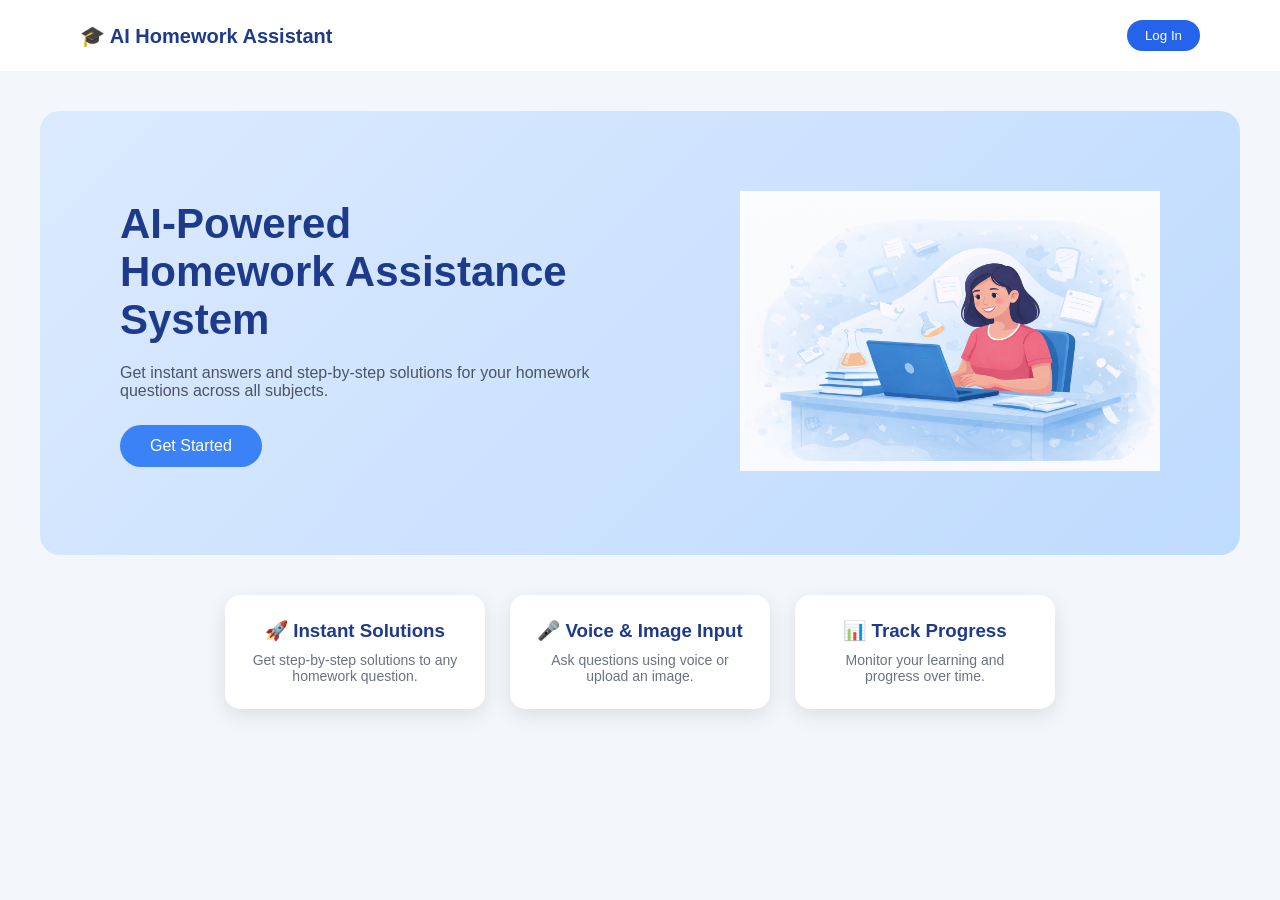
<file: frontend/index.html>
<!DOCTYPE html>
<html lang="en">
<head>
  <meta charset="UTF-8">
  <title>AI Homework Assistant</title>
  <link rel="stylesheet" href="css/style.css">
</head>

<body>

  <!-- Navbar -->
  <header class="navbar">
    <div class="logo">🎓 AI Homework Assistant</div>

    <nav>
      <button onclick="location.href='login.html'">Log In</button>
    </nav>
  </header>

  <!-- Hero Section -->
  <section class="hero">
    <div class="hero-left">
      <h1>AI-Powered <br> Homework Assistance <br> System</h1>

      <p>
        Get instant answers and step-by-step solutions
        for your homework questions across all subjects.
      </p>

      <button class="start-btn" onclick="location.href='signup.html'">
        Get Started
      </button>
    </div>

    <div class="hero-right">
      <img src="images/background.png" alt="student">
    </div>
  </section>

  <!-- Feature Cards -->
  <section class="features">
    <div class="card">
      <h3>🚀 Instant Solutions</h3>
      <p>Get step-by-step solutions to any homework question.</p>
    </div>

    <div class="card">
      <h3>🎤 Voice & Image Input</h3>
      <p>Ask questions using voice or upload an image.</p>
    </div>

    <div class="card">
      <h3>📊 Track Progress</h3>
      <p>Monitor your learning and progress over time.</p>
    </div>
  </section>

</body>
</html>
</file>
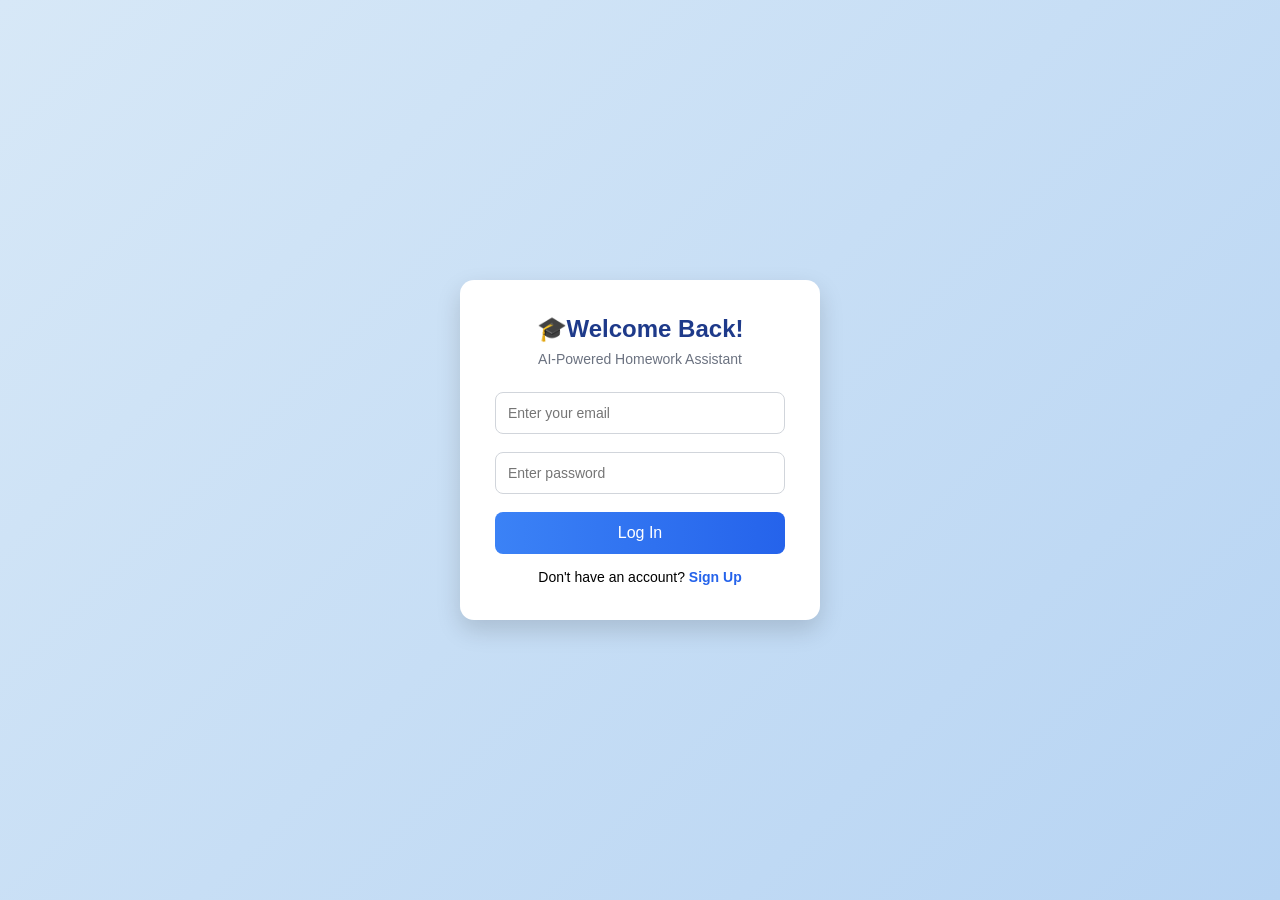
<file: frontend/dashboard.html>
<!DOCTYPE html>
<html lang="en">
<head>
  <meta charset="UTF-8">
  <meta name="viewport" content="width=device-width, initial-scale=1.0">
  <title>Homework Helper</title>
  <link href="https://fonts.googleapis.com/css2?family=Sora:wght@300;400;500;600;700&family=JetBrains+Mono:wght@400;500&display=swap" rel="stylesheet">
  <link rel="stylesheet" href="css/dashboard.css">
  
</head>
<body>

  <header class="topbar">
    <div class="nav-left">
      <button class="menu-btn" onclick="toggleSidebar()">☰</button>
      <div class="logo">🎓 AI-Powered Homework Assistance System</div>
    </div>
    <div class="nav-right">
      <div>Hello Student!</div>
      <div class="streak-box">🔥 <span id="streakCount">0</span></div>
      <button class="dark-toggle-btn" onclick="toggleDark()">🌙</button>
      <div class="profile-wrapper">
        <div class="profile-circle" onclick="toggleProfileMenu()">👩‍🎓</div>
        <div id="profileMenu" class="profile-menu">
          <p onclick="editProfile()">✏ Edit Profile</p>
          <p onclick="openSettings()">⚙ Settings</p>
          <p onclick="logout()">🚪 Logout</p>
        </div>
      </div>
    </div>
  </header>

  <div class="layout">

    <!-- SIDEBAR -->
    <div class="sidebar" id="sidebar">
      <button onclick="showSection('home')">🏠 Dashboard</button>
      <button onclick="showSection('ask')">🤖 Ask AI</button>
      <button onclick="showSection('planner')">📅 Planner</button>
      <button onclick="showSection('quiz')">❓ Quiz</button>
      <button onclick="showSection('grammar')">✏ Grammar</button>
      <button onclick="showSection('puzzle')">🎮 Puzzle</button>
      <button onclick="showSection('flashcards')">🧠 Flashcards</button>
      <button onclick="showSection('pomodoro')">🍅 Pomodoro</button>
      <button onclick="showSection('geo')">🌍 General Knowledge</button>
    </div>

    <div class="main">

      <!-- DASHBOARD -->
      <div id="home" class="section active">
        <div class="hero">
          <h2>🤖 AI Homework Assistant</h2>
          <h4>Get instant help with maths, science, Telugu, Hindi, and more — anytime you need it.</h4>
        </div>
        <div class="card">
          <h3>📚 Subjects</h3>
          <div class="subjects">
            <div class="subject" onclick="showSection('ask'); openSubject('Maths')">Math</div>
<div class="subject" onclick="showSection('ask'); openSubject('Physics')">Physics</div>
<div class="subject" onclick="showSection('ask'); openSubject('Chemistry')">Chemistry</div>
<div class="subject" onclick="showSection('ask'); openSubject('Biology')">Biology</div>
<div class="subject" onclick="showSection('ask'); openSubject('Telugu')">తెలుగు</div>
<div class="subject" onclick="showSection('ask'); openSubject('Hindi')">हिन्दी</div>
<div class="subject" onclick="showSection('ask'); openSubject('English')">English</div>
<div class="subject" onclick="showSection('ask'); openSubject('Social')">Social</div>
<div class="subject" onclick="showSection('ask'); openSubject('Computer')">Computer</div>
          </div>
        </div>
        <h3>🎥 Learning Shorts</h3>
        <div class="videos">
          <div class="video-card" onclick="openVideo('q01E63DwN1c')"><img src="https://img.youtube.com/vi/q01E63DwN1c/0.jpg"></div>
          <div class="video-card" onclick="openVideo('vacGRuHDtO0')"><img src="https://img.youtube.com/vi/vacGRuHDtO0/0.jpg"></div>
          <div class="video-card" onclick="openVideo('OQXanWrIUF8')"><img src="https://img.youtube.com/vi/OQXanWrIUF8/0.jpg"></div>
          <div class="video-card" onclick="openVideo('PGUdWfB8nLg')"><img src="https://img.youtube.com/vi/PGUdWfB8nLg/0.jpg"></div>
        </div>
      </div>

      <!-- ===== ASK AI ===== -->
      <div id="ask" class="section">
        <div class="chatgpt-container">

          <!-- LEFT SIDEBAR -->
          <div class="chat-sidebar">

            <!-- Subject chips -->
            <div class="chat-list-label">📚 Subjects</div>
            <div class="subject-grid">
              <div class="subject-chip" data-subject="Maths"     onclick="openSubject('Maths')">    <span class="chip-icon">➗</span>Maths</div>
              <div class="subject-chip" data-subject="Physics"   onclick="openSubject('Physics')">  <span class="chip-icon">⚡</span>Physics</div>
              <div class="subject-chip" data-subject="Chemistry" onclick="openSubject('Chemistry')"><span class="chip-icon">🧪</span>Chemistry</div>
              <div class="subject-chip" data-subject="Biology"   onclick="openSubject('Biology')">  <span class="chip-icon">🧬</span>Biology</div>
              <div class="subject-chip" data-subject="Telugu"    onclick="openSubject('Telugu')">   <span class="chip-icon">🅣</span>తెలుగు</div>
              <div class="subject-chip" data-subject="Hindi"     onclick="openSubject('Hindi')">    <span class="chip-icon">🅗</span>हिन्दी</div>
              <div class="subject-chip" data-subject="English"   onclick="openSubject('English')">  <span class="chip-icon">📖</span>English</div>
              <div class="subject-chip" data-subject="Social"    onclick="openSubject('Social')">   <span class="chip-icon">🌍</span>Social</div>
              <div class="subject-chip" data-subject="Computer"  onclick="openSubject('Computer')"> <span class="chip-icon">💻</span>Computer</div>
            </div>

            <hr class="sidebar-divider">

            <!-- New chat -->
           <button class="new-chat-btn" onclick="createNewChat()">
  ✨ New Chat
</button>

            <!-- Chat history label -->
            <div class="chat-list-label">💬 Recent Chats</div>
            <div id="chatList"></div>

          </div>

          <!-- RIGHT CHAT AREA -->
          <div class="chat-main">

            <div class="chat-header">
              🤖 Ask AI Assistant
              <span class="chat-header-badge" id="subjectBadge">Select a subject</span>
            </div>

            <div id="chatArea" class="chat-area">
              <!-- Welcome shown by JS -->
            </div>

            <div class="chat-input-area">
              <div class="input-wrapper">
                <input type="text" id="question" placeholder="Ask anything… or upload a file 📎" onkeydown="if(event.key==='Enter') askAI()"/>
                <button class="input-btn" onclick="startVoice()"  title="Voice input">🎙️</button>
                <button class="input-btn" onclick="stopVoice()"   title="Stop voice">⛔</button>
                <button class="input-btn" onclick="speakText(document.getElementById('chatArea').innerText)" title="Read aloud">🔊</button>
                <input type="file" id="imageInput" hidden accept=".jpg,.jpeg,.png,.bmp,.webp,.pdf">
                <button class="input-btn" onclick="document.getElementById('imageInput').click()" title="Upload image/PDF">📷</button>
                <button class="send-btn"  onclick="askAI()" title="Send">➤</button>
              </div>
              <div class="input-hint">Press Enter or ➤ to send &nbsp;·&nbsp; 📷 Upload image or PDF</div>
            </div>

          </div>
        </div>
      </div>

      <!-- ===== PLANNER ===== -->
      <div id="planner" class="section">
        <div class="planner-container smart-planner">
          <h1>📅 Smart Study Planner</h1>
          <p class="planner-subtitle">Enter your previous marks and get your performance level, study tips, and a personalized study plan.</p>
          <div class="planner-top smart-top">
            <input id="studentName" placeholder="👩‍🎓 Enter Student Name">
            <input id="studentClass" placeholder="🏫 Enter Class (Example: 10th / Inter / B.Tech)">
            <input type="date" id="date">
          </div>
          <div class="marks-section">
            <h3>📊 Enter Previous Marks</h3>
            <div class="marks-grid">
              <div class="mark-card"><label>📘 English</label><input type="number" id="markEnglish" placeholder="Out of 100"></div>
              <div class="mark-card"><label>➗ Maths</label><input type="number" id="markMaths" placeholder="Out of 100"></div>
              <div class="mark-card"><label>🔬 Science</label><input type="number" id="markScience" placeholder="Out of 100"></div>
              <div class="mark-card"><label>🌍 Social</label><input type="number" id="markSocial" placeholder="Out of 100"></div>
              <div class="mark-card"><label>💻 Computer</label><input type="number" id="markComputer" placeholder="Out of 100"></div>
              <div class="mark-card"><label>📝 Optional Subject</label><input type="number" id="markOptional" placeholder="Out of 100"></div>
            </div>
          </div>
          <div class="goals-box">
            <h3>🎯 Study Goal</h3>
            <textarea id="studyGoal" placeholder="Example: I want to improve Maths and score above 90% in exams"></textarea>
          </div>
          <button class="save-btn" onclick="generateStudyPlanner()">🚀 Generate My Study Planner</button>
          <div id="plannerOutput" class="planner-output"></div>
        </div>
      </div>

      <!-- ===== QUIZ ===== -->
      <div id="quiz" class="section">
        <div class="quiz-start-screen">
          <h1 class="quiz-title">START<br>QUIZ</h1>
          <button class="start-btn" onclick="startQuiz()">▶ Start Quiz</button>
        </div>
        <div id="quizArea"></div>
        <div id="resultBox"></div>
      </div>

      <!-- ===== GRAMMAR ===== -->
      <div id="grammar" class="section">
        <h2 class="section-title">✏️ Grammar Learning</h2>
        <div class="grammar-grid">
          <div class="grammar-card" onclick="openGrammarTopic('tenses')"><h3>📘 Tenses</h3><p>Understand Present, Past, and Future tenses to describe actions clearly.</p></div>
          <div class="grammar-card" onclick="openGrammarTopic('parts')"><h3>🧩 Parts of Speech</h3><p>Noun, Verb, Adjective, Adverb, Pronoun, Preposition explained simply.</p></div>
          <div class="grammar-card" onclick="openGrammarTopic('voice')"><h3>🔄 Active & Passive</h3><p>Learn how sentences change from active voice to passive voice.</p></div>
          <div class="grammar-card" onclick="openGrammarTopic('vocabulary')"><h3>📚 Vocabulary</h3><p>Improve synonyms, antonyms, and word meanings.</p></div>
          <div class="grammar-card" onclick="openGrammarTopic('punctuation')"><h3>✍️ Punctuation</h3><p>Master commas, full stops, question marks, and more.</p></div>
          <div class="grammar-card" onclick="openGrammarTopic('sentence')"><h3>📝 Sentence Structure</h3><p>Build correct sentences using Subject + Verb + Object.</p></div>
        </div>
        <div id="grammarTopicDisplay" class="grammar-topic-display">
          <div class="grammar-placeholder"><h3>📚 Select a Grammar Topic</h3><p>Click any grammar card above to learn with colorful notes and examples.</p></div>
        </div>
        <div class="grammar-check-box">
          <h3 class="grammar-heading">🔍 Check Your Grammar</h3>
          <div class="editor-container">
            <textarea id="grammarInput" placeholder="Start writing here to check grammar..."></textarea>
            <button onclick="checkGrammar()" class="check-btn">✨ Check Grammar</button>
          </div>
          <div id="grammarResult" class="grammar-result"></div>
        </div>
      </div>

      <!-- ===== PUZZLE ===== -->
      <div id="puzzle" class="section">
        <div class="puzzle-container">
          <h1 class="puzzle-title">🧩 Word Scramble</h1>
          <div id="scrambledWord" class="scramble-box">LOADING...</div>
          <input type="text" id="userAnswer" placeholder="Enter correct word">
          <div class="puzzle-buttons">
            <button onclick="checkPuzzle()">✔ Check</button>
            <button onclick="newPuzzle()">🔄 New</button>
          </div>
          <div id="puzzleResult" class="puzzle-result"></div>
        </div>
      </div>

      <!-- ===== FLASHCARDS ===== -->
      <div id="flashcards" class="section">
        <div class="flashcard-container">
          <h1 class="flash-title">🧠 Flashcards</h1>
          <div class="flash-inputs">
            <input id="questionInput" placeholder="Enter Question">
            <input id="answerInput" placeholder="Enter Answer">
            <button onclick="addFlashcard()">➕ Add Card</button>
          </div>
          <div class="flashcard-wrapper">
            <div id="flashcard" class="flashcard" onclick="flipCard()">
              <div class="card-front"><p id="cardQuestion">No cards yet</p></div>
              <div class="card-back"><p id="cardAnswer"></p></div>
            </div>
          </div>
          <div class="flash-controls">
            <button onclick="prevCard()">⬅ Prev</button>
            <button onclick="nextCard()">Next ➡</button>
            <button onclick="deleteCard()" class="delete-btn">🗑 Delete</button>
          </div>
          <div class="flash-list">
            <h3>📚 All Flashcards</h3>
            <div id="flashList" class="flash-grid"></div>
          </div>
        </div>
      </div>

      <!-- ===== POMODORO ===== -->
      <div id="pomodoro" class="section">
        <div class="pomodoro-container">
          <h1 class="pomodoro-title">🍅 Pomodoro Timer</h1>
          <div class="timer-circle"><h2 id="timer">25:00</h2></div>
          <div class="pomodoro-controls">
            <button onclick="startTimer()">▶ Start</button>
            <button onclick="pauseTimer()">⏸ Pause</button>
            <button onclick="resetTimer()">🔄 Reset</button>
          </div>
          <p class="pomodoro-info">Focus for 25 minutes, then take a short break ☕</p>
        </div>
      </div>

      <!-- ===== GENERAL KNOWLEDGE ===== -->
      <div id="geo" class="section">
        <div class="geo-container">
          <h1 class="geo-title">🌍 General Knowledge Explorer</h1>
          <div class="geo-block">
            <h2 class="sub-title">🌍 Geography Explorer</h2>
            <div class="geo-buttons">
              <button onclick="loadGeo('countries')">🌎 Countries</button>
              <button onclick="loadGeo('india')">🇮🇳 India States</button>
              <button onclick="loadGeo('oceans')">🌊 Oceans</button>
              <button onclick="loadGeo('continents')">🌐 Continents</button>
              <button onclick="loadGeo('deserts')">🏜 Deserts</button>
              <button onclick="loadGeo('rivers')">🏞 Rivers</button>
              <button onclick="loadGeo('places')">🏛 Places</button>
            </div>
          </div>
          <div class="geo-block">
            <h2 class="sub-title">🔬 Science Explorer</h2>
            <div class="geo-buttons">
              <button onclick="loadScience('physics')">⚡ Physics</button>
              <button onclick="loadScience('chemistry')">🧪 Chemistry</button>
              <button onclick="loadScience('biology')">🧬 Biology</button>
              <button onclick="loadScience('space')">🚀 Space</button>
              <button onclick="loadScience('environment')">🌱 Environment</button>
              <button onclick="loadScience('inventions')">💡 Inventions</button>
            </div>
          </div>
          <div id="geoResult" class="geo-result"></div>
        </div>
      </div>

    </div><!-- /.main -->
  </div><!-- /.layout -->

  <script src="js/dashboard.js"></script>

  <script>
  /* ============================================================
     PATCH: update openSubject + render functions for new UI
     ============================================================ */

  // Subject metadata for welcome screen
  const SUBJECT_META = {
    Maths:     { icon:"➗", color:"#f59e0b", tips:["Solve an equation","Explain Pythagoras","What is integration?"] },
    Physics:   { icon:"⚡", color:"#06b6d4", tips:["Newton's laws","What is gravity?","Speed of light"] },
    Chemistry: { icon:"🧪", color:"#10b981", tips:["Periodic table","What is a covalent bond?","Explain pH"] },
    Biology:   { icon:"🧬", color:"#84cc16", tips:["What is mitosis?","Explain photosynthesis","DNA structure"] },
    Telugu:    { icon:"🅣",  color:"#f97316", tips:["ఒక కవిత రాయి","అర్థం చెప్పు","వాక్యం రాయి"] },
    Hindi:     { icon:"🅗",  color:"#ec4899", tips:["एक वाक्य लिखो","अर्थ बताओ","व्याकरण समझाओ"] },
    English:   { icon:"📖", color:"#8b5cf6", tips:["Synonyms of brave","Explain tense","Write a paragraph"] },
    Social:    { icon:"🌍", color:"#ef4444", tips:["French Revolution","What is democracy?","World War II"] },
    Computer:  { icon:"💻", color:"#6c63ff", tips:["What is an algorithm?","Explain HTML","Python basics"] },
  };

  // Override openSubject to update UI
  const _origOpenSubject = window.openSubject;
  window.openSubject = function(subject) {
    _origOpenSubject(subject);
    // Update subject chips
    document.querySelectorAll('.subject-chip').forEach(c => {
      c.classList.toggle('active', c.dataset.subject === subject);
    });
    // Update header badge
    const badge = document.getElementById('subjectBadge');
    if (badge) {
      const meta = SUBJECT_META[subject] || {};
      badge.textContent = (meta.icon || '📘') + ' ' + subject + ' Mode';
    }
  };

  // Override loadChat to use new message structure
  const _origLoadChat = window.loadChat;
  window.loadChat = function(chatId) {
    if (!selectedSubject) return;
    currentChatId = chatId;
    localStorage.setItem(selectedSubject + "_currentChatId", chatId);
    const key = selectedSubject + "_" + chatId;
    const chatData = JSON.parse(localStorage.getItem(key)) || [];
    const chatArea = document.getElementById("chatArea");

    const meta = SUBJECT_META[selectedSubject] || { icon:'🤖', color:'#6c63ff' };
    chatArea.innerHTML = `
      <div class="subject-banner">
        <div class="banner-icon">${meta.icon}</div>
        <h2>${selectedSubject} AI Tutor</h2>
        <p>Ask me anything about ${selectedSubject}. I'm here to help!</p>
        <div class="banner-suggestions">
          ${(meta.tips || []).map(t => `<div class="suggestion-pill" onclick="document.getElementById('question').value='${t}'">${t}</div>`).join('')}
        </div>
      </div>
    `;

    chatData.forEach(msg => {
      chatArea.innerHTML += buildUserMsg(msg.q) + buildAiMsg(msg.a);
    });
    chatArea.scrollTop = chatArea.scrollHeight;
  };

  function buildUserMsg(text) {
    return `<div class="user-msg"><div class="msg-text">${text}</div></div>`;
  }

  function buildAiMsg(text) {
    return `
      <div class="ai-msg">
        <div class="ai-avatar">🤖</div>
        <div class="ai-bubble">${text}</div>
      </div>`;
  }

  // Override askAI to use new message structure
  const _origAskAI = window.askAI;
  window.askAI = async function() {
    const questionInput = document.getElementById("question");
    const fileInput = document.getElementById("imageInput");
    const question = questionInput.value.trim();

    if (!question) return;
    if (!selectedSubject) { alert("Please select a subject first!"); return; }

    if (fileInput.files.length > 0) { await uploadImage(); return; }

    const chatArea = document.getElementById("chatArea");
    chatArea.innerHTML += buildUserMsg(question);

    // Typing indicator
    const typingDiv = document.createElement("div");
    typingDiv.className = "ai-msg typing-indicator";
    typingDiv.innerHTML = `
      <div class="ai-avatar">🤖</div>
      <div class="typing-dots"><span></span><span></span><span></span></div>`;
    chatArea.appendChild(typingDiv);
    chatArea.scrollTop = chatArea.scrollHeight;

    try {
      const res = await fetch(`${API_BASE}/ask`, {
        method: "POST",
        headers: { "Content-Type": "application/json" },
        body: JSON.stringify({ question, subject: selectedSubject, session_id: currentChatId, user_id: localStorage.getItem("user_id") || null })
      });
      const data = await res.json();
      typingDiv.remove();

      let answer = data.answer || "⚠ No answer found";
      answer = answer.replace(/\n\n/g, "<br><br>").replace(/\n/g, "<br>")
                     .replace(/\*\*(.*?)\*\*/g, "<b>$1</b>")
                     .replace(/📘/g, "📘 ").replace(/✅/g, "<br>✅ ");

      chatArea.innerHTML += buildAiMsg(answer);
      speakText(answer.replace(/<[^>]*>/g, ""));

      const key = selectedSubject + "_" + currentChatId;
      const chatData = JSON.parse(localStorage.getItem(key)) || [];
      chatData.push({ q: question, a: answer });
      localStorage.setItem(key, JSON.stringify(chatData));
      renderChatList();

    } catch(e) {
      typingDiv.remove();
      chatArea.innerHTML += buildAiMsg("⚠ Error connecting to server.");
    }

    questionInput.value = "";
    chatArea.scrollTop = chatArea.scrollHeight;
  };

  // Override uploadImage to use new message structure
  const _origUploadImage = window.uploadImage;
  window.uploadImage = async function() {
    const fileInput     = document.getElementById("imageInput");
    const chat          = document.getElementById("chatArea");
    const questionInput = document.getElementById("question");
    const file          = fileInput.files[0];
    const question      = questionInput.value.trim();

    if (!file) { alert("⚠️ Please select an image or PDF first."); return; }
    if (!question) { questionInput.placeholder = "⚠️ Type your question first, then press ➤"; questionInput.focus(); return; }

    const allowed = ["image/jpeg","image/jpg","image/png","image/bmp","image/webp","application/pdf"];
    if (!allowed.includes(file.type)) { alert("⚠️ Only JPG, PNG, BMP, WEBP, or PDF supported."); clearFile(); return; }
    if (file.size > 10*1024*1024) { alert("⚠️ Max file size is 10MB."); clearFile(); return; }
    if (!selectedSubject) { alert("⚠️ Select a subject first."); return; }

    chat.innerHTML += buildUserMsg(`📎 <b>${file.name}</b><br><small style="opacity:.8">❓ ${question}</small>`);

    const typingDiv = document.createElement("div");
    typingDiv.className = "ai-msg typing-indicator";
    typingDiv.innerHTML = `<div class="ai-avatar">🤖</div><div class="typing-dots"><span></span><span></span><span></span></div>`;
    chat.appendChild(typingDiv);
    chat.scrollTop = chat.scrollHeight;

    try {
      const formData = new FormData();
      formData.append("file", file);
      formData.append("question", question);

      const res = await fetch(`${API_BASE}/ask-from-image`, { method: "POST", body: formData });
      if (!res.ok) { const e = await res.json(); throw new Error(e.detail || `Error ${res.status}`); }

      const data = await res.json();
      typingDiv.remove();

      if (data.extracted_text && data.extracted_text.trim()) {
        const preview = data.extracted_text.length > 200 ? data.extracted_text.slice(0,200)+"..." : data.extracted_text;
        chat.innerHTML += `<div class="extracted-preview">📄 <b>Extracted:</b> ${preview}</div>`;
      }

      let answer = data.answer || "⚠️ No answer received.";
      answer = answer.replace(/\n\n/g,"<br><br>").replace(/\n/g,"<br>")
                     .replace(/\*\*(.*?)\*\*/g,"<b>$1</b>")
                     .replace(/✅/g,"<br>✅ ").replace(/📘/g,"📘 ");

      chat.innerHTML += buildAiMsg(answer);
      speakText(answer.replace(/<[^>]*>/g,"").trim());

      if (currentChatId && selectedSubject) {
        const key = selectedSubject + "_" + currentChatId;
        const chatData = JSON.parse(localStorage.getItem(key)) || [];
        chatData.push({ q:`📎 [${file.name}] ${question}`, a: answer });
        localStorage.setItem(key, JSON.stringify(chatData));
        renderChatList();
      }

    } catch(error) {
      typingDiv.remove();
      let msg = error.message.includes("Failed to fetch")
        ? "Cannot connect to server. Make sure backend is running on port 8000."
        : error.message;
      chat.innerHTML += buildAiMsg(`⚠️ Error: ${msg}`);
    }

    questionInput.value = "";
    questionInput.placeholder = "Ask anything… or upload a file 📎";
    clearFile();
    chat.scrollTop = chat.scrollHeight;
  };
  </script>

</body>
</html>
</file>
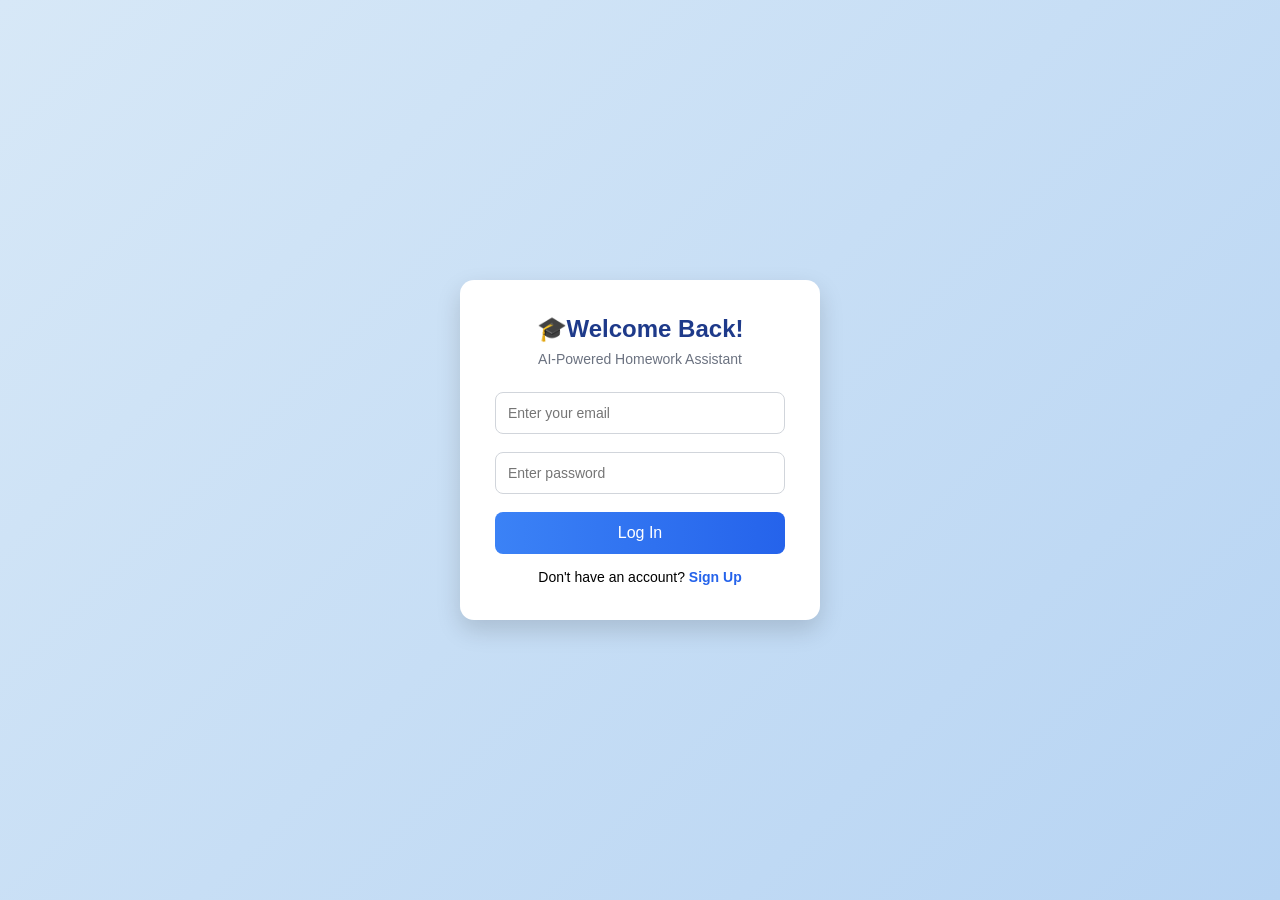
<file: frontend/login.html>
<!DOCTYPE html>
<html lang="en">

<head>
  <meta charset="UTF-8">
  <meta name="viewport" content="width=device-width, initial-scale=1.0">
  <title>Login - AI Homework Assistant</title>
  <link rel="stylesheet" href="css/auth.css">
</head>

<body>

  <div class="auth-container">

    <h2>🎓Welcome Back!</h2>
    <p class="subtitle">AI-Powered Homework Assistant</p>

    <div class="input-group">
      <input id="email" type="email" placeholder="Enter your email" autocomplete="email">
    </div>

    <div class="input-group">
      <input id="password" type="password" placeholder="Enter password" autocomplete="current-password"
        onkeydown="if(event.key==='Enter') login()">
    </div>

    <p id="authError" style="color: #ff4444; font-size: 14px; margin-top: 10px; text-align: center;"></p>

    <button class="auth-btn" onclick="login()">Log In</button>

    <p class="switch-link">
      Don't have an account?
      <a href="signup.html">Sign Up</a>
    </p>

  </div>

  <script src="js/auth.js"></script>

</body>

</html>
</file>
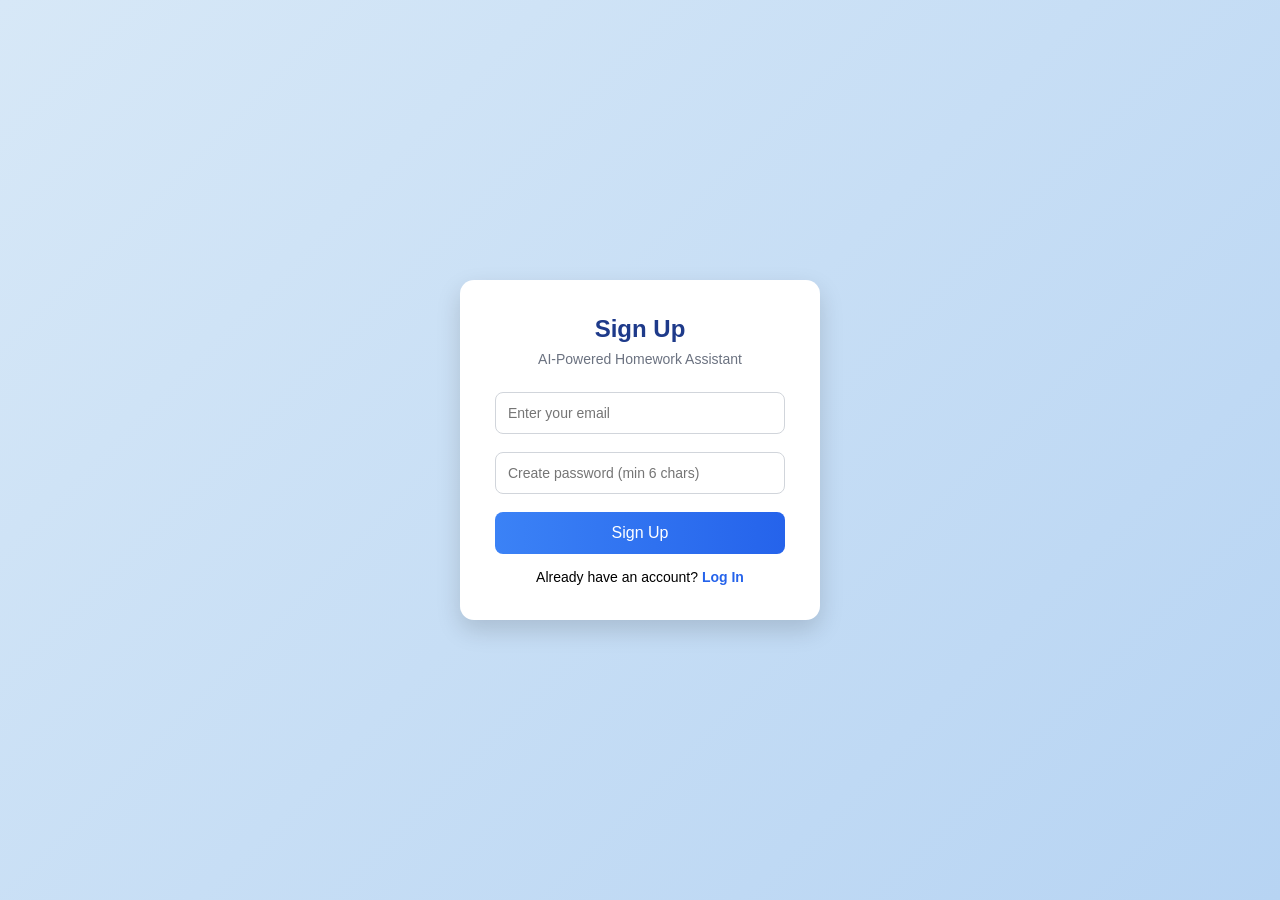
<file: frontend/signup.html>
<!DOCTYPE html>
<html lang="en">

<head>
  <meta charset="UTF-8">
  <meta name="viewport" content="width=device-width, initial-scale=1.0">
  <title>Sign Up - AI Homework Assistant</title>
  <link rel="stylesheet" href="css/auth.css">
</head>

<body>

  <div class="auth-container">

    <h2>Sign Up</h2>
    <p class="subtitle">AI-Powered Homework Assistant</p>

    <div class="input-group">
      <input id="email" type="email" placeholder="Enter your email" autocomplete="email">
    </div>

    <div class="input-group">
      <input id="password" type="password" placeholder="Create password (min 6 chars)" autocomplete="new-password"
        onkeydown="if(event.key==='Enter') signup()">
    </div>

    <p id="authError" style="color: #ff4444; font-size: 14px; margin-top: 10px; text-align: center;"></p>

    <button class="auth-btn" onclick="signup()">Sign Up</button>

    <p class="switch-link">
      Already have an account?
      <a href="login.html">Log In</a>
    </p>

  </div>

  <script src="js/auth.js"></script>

</body>

</html>
</file>
<file: frontend/css/style.css>
*{
margin:0;
padding:0;
box-sizing:border-box;
font-family: "Segoe UI", sans-serif;
}

body{
background:#f3f6fb;
}


/* NAVBAR */

.navbar{

display:flex;
justify-content:space-between;
align-items:center;

padding:20px 80px;

background:white;

}

.logo{

font-size:20px;
font-weight:bold;
color:#1e3a8a;

}

.navbar nav a{

margin-right:30px;
text-decoration:none;
color:#4b5563;
font-weight:500;

}

.navbar button{

padding:8px 18px;
background:#2563eb;
color:white;
border:none;
border-radius:20px;
cursor:pointer;

}


/* HERO */

.hero{

display:flex;
justify-content:space-between;
align-items:center;

padding:80px;

background:linear-gradient(135deg,#dbeafe,#bfdbfe);

border-radius:20px;

margin:40px;

}


.hero-left{

max-width:500px;

}


.hero-left h1{

font-size:42px;
color:#1e3a8a;
margin-bottom:20px;

}


.hero-left p{

color:#4b5563;
margin-bottom:25px;

}


.start-btn{

padding:12px 30px;

background:#3b82f6;

color:white;

border:none;

border-radius:25px;

font-size:16px;

cursor:pointer;

}


/* HERO IMAGE */

.hero-right img{

width:420px;

}


/* FEATURES */

.features{

display:flex;

justify-content:center;

gap:25px;

margin:40px;

}


.card{

background:white;

padding:25px;

border-radius:15px;

width:260px;

text-align:center;

box-shadow:0 6px 20px rgba(0,0,0,0.1);

}


.card h3{

margin-bottom:10px;
color:#1e3a8a;

}


.card p{

color:#6b7280;
font-size:14px;

}
</file>
<file: frontend/css/dashboard.css>
/* ================================================
   GLOBAL RESET
================================================ */

*{
  margin:0;
  padding:0;
  box-sizing:border-box;
  font-family:"Times New Roman", Times, serif;
}

html, body {
  margin: 0;
  padding: 0;
  overflow-x: hidden;
}

body{
  background: linear-gradient(135deg, #eef2ff, #f4f7fb);
  transition:0.3s;
  font-family:"Times New Roman", Times, serif;
}

/* ================================================
   HEADER / TOPBAR
================================================ */
.topbar{
  display:flex;
  align-items:center;
  justify-content:space-between;
  padding:12px 25px;
  background:linear-gradient(135deg,#3b82f6,#6366f1);
  color:white;
  box-shadow:0 6px 25px rgba(0,0,0,0.12);
  position:sticky;
  top:0;
  z-index:999;
  min-height:90px;
  height:90px;
  margin:0;
}

.nav-left{
  display:flex;
  align-items:center;
  gap:15px;
}

.menu-btn{
  background:rgba(255,255,255,0.2);
  border:none;
  color:white;
  padding:12px 16px;
  border-radius:10px;
  cursor:pointer;
  font-size:24px;
  transition:0.3s;
}

.menu-btn:hover{
  background:white;
  color:#3b82f6;
}

.logo{
  font-size:28px;
  font-weight:800;
  letter-spacing:0.5px;
}

.nav-center{
  position:absolute;
  left:50%;
  transform:translateX(-50%);
  font-size:34px;
  font-weight:800;
  letter-spacing:1px;
}

.nav-right{
  display:flex;
  align-items:center;
  gap:15px;
}

.nav-right div{
  font-size:18px;
  font-weight:600;
}

.streak-box{
  background:rgba(255,255,255,0.2);
  padding:8px 14px;
  border-radius:12px;
  font-size:16px;
  font-weight:600;
  display:flex;
  align-items:center;
  gap:6px;
  color:white;
}

.icon-btn{
  font-size:22px;
  cursor:pointer;
  padding:6px;
  border-radius:8px;
  transition:0.3s;
}

.icon-btn:hover{
  background:rgba(255,255,255,0.2);
}

.profile-wrapper{
  position:relative;
}

.profile-circle{
  width:45px;
  height:45px;
  border-radius:50%;
  background:white;
  color:#3b82f6;
  display:flex;
  align-items:center;
  justify-content:center;
  font-size:20px;
  cursor:pointer;
  font-weight:600;
  transition:0.3s;
}

.profile-circle:hover{
  transform:scale(1.05);
}

.profile-menu{
  position:absolute;
  top:50px;
  right:0;
  background:white;
  color:#111;
  border-radius:12px;
  box-shadow:0 10px 30px rgba(0,0,0,0.15);
  display:none;
  min-width:170px;
  overflow:hidden;
  z-index:999;
}

.profile-menu p{
  padding:12px;
  margin:0;
  cursor:pointer;
  font-size:14px;
  transition:0.2s;
}

.profile-menu p:hover{
  background:#f1f5f9;
}

.profile-menu.show{
  display:block;
}

.dark-toggle-btn{
  border:none;
  background:rgba(255,255,255,0.18);
  color:white;
  font-size:20px;
  width:48px;
  height:48px;
  border-radius:14px;
  cursor:pointer;
  display:flex;
  align-items:center;
  justify-content:center;
  transition:all 0.3s ease;
  box-shadow:0 8px 20px rgba(0,0,0,0.12);
}

.dark-toggle-btn:hover{
  transform:translateY(-2px) scale(1.05);
  background:black;
}

/* ================================================
   LAYOUT
================================================ */
.layout{
  display:flex;
  align-items:flex-start;
  margin:0;
  padding:0;
  min-height:calc(100vh - 90px);
}

/* ================================================
   SIDEBAR (LEFT NAV)
================================================ */
.sidebar{
  width:230px;
  min-width:230px;
  position:sticky;
  top:90px;
  height:calc(100vh - 90px);
  overflow-y:auto;
  overflow-x:hidden;
  background:linear-gradient(180deg,#1e3a8a,#3b82f6);
  padding:20px 15px;
  transition:all 0.3s ease;
  z-index:100;
}

.sidebar.hidden{
  transform:translateX(-100%);
  width:0;
  min-width:0;
  padding:0;
  overflow:hidden;
}

.sidebar button{
  width:100%;
  padding:12px;
  margin-bottom:10px;
  border:none;
  background:rgba(255,255,255,0.1);
  color:white;
  text-align:left;
  border-radius:10px;
  cursor:pointer;
  transition:0.3s;
  font-weight:500;
  font-size:18px;
}
.sidebar button:hover{
  background:white;
  color:#3b82f6;
}

/* ================================================
   MAIN CONTENT AREA
================================================ */
.main{
  flex:1;
  min-width:0;
  padding:20px;
  margin:0;
  display:flex;
  justify-content:center;
  align-items:flex-start;
  transition:all 0.3s ease;
}

.main .section{
  width:100%;
  max-width:1250px;
}

.section{
  display:none !important;
}

.section.active{
  display:block !important;
}

/* ================================================
   CARD
================================================ */
.card{
  background:white;
  border-radius:12px;
  box-shadow:0 4px 15px rgba(0,0,0,0.05);
  padding:20px;
  margin-bottom:20px;
}

/* ================================================
   DASHBOARD HERO
================================================ */
.hero{
  width:100%;
  background:linear-gradient(135deg,#3b82f6,#60a5fa);
  color:white;
  padding:30px;
  border-radius:20px;
  margin-bottom:25px;
}

.hero h2{
  font-size:26px;
  margin-bottom:8px;
}

.hero p{
  font-size:14px;
  opacity:0.9;
}

/* ================================================
   SUBJECTS GRID (DASHBOARD)
================================================ */
.subjects{
  display:grid;
  grid-template-columns:repeat(auto-fit,minmax(160px,1fr));
  gap:16px;
  margin-top:15px;
}

.subjects div{
  background:#eef2ff;
  padding:14px;
  border-radius:14px;
  text-align:center;
  font-weight:600;
  cursor:pointer;
  transition:all 0.25s ease;
}

.subjects div:hover{
  background:linear-gradient(135deg,#3b82f6,#6366f1);
  color:white;
  transform:translateY(-4px);
}

/* ================================================
   VIDEO SECTION
================================================ */
.videos{
  display:flex;
  gap:20px;
  flex-wrap:wrap;
  margin-top:10px;
}

.video-card{
  width:220px;
  border-radius:12px;
  overflow:hidden;
  cursor:pointer;
  background:white;
  box-shadow:0 4px 15px rgba(0,0,0,0.08);
  transition:all 0.3s ease;
}

.video-card img{
  width:100%;
  display:block;
}

.video-card:hover{
  transform:translateY(-5px) scale(1.03);
  box-shadow:0 8px 25px rgba(0,0,0,0.15);
}

/* ================================================
   ASK AI — COMPLETE LAYOUT
================================================ */

/* Section wrapper — flex so container fills width */
#ask.section.active{
  display:flex !important;
  width:100%;
  padding:0;
}

/* Main container: fixed height, flex row, no overflow */
.chatgpt-container{
  display:flex;
  width:100%;
  height:calc(100vh - 130px);
  min-height:600px;
  border-radius:20px;
  overflow:hidden;
  background:#ffffff;
  box-shadow:0 10px 35px rgba(0,0,0,0.08);
}

/* ---- LEFT PANEL: scrolls as one unit ---- */
.chat-sidebar{
  width:280px;
  min-width:280px;
  max-width:280px;
  background:linear-gradient(180deg,#f8f9ff,#eef2ff);
  border-right:1px solid #e5e7eb;
  display:flex;
  flex-direction:column;
  padding:18px;
  gap:12px;
  overflow-y:auto;
  overflow-x:hidden;
  flex-shrink:0;
}

.chat-sidebar::-webkit-scrollbar{ width:5px; }
.chat-sidebar::-webkit-scrollbar-thumb{ background:#c7d2fe; border-radius:10px; }

.chat-list-label{
  font-size:11px;
  font-weight:700;
  letter-spacing:1px;
  color:#64748b;
  text-transform:uppercase;
  flex-shrink:0;
}

/* Subject grid — full, no clip */
.subject-grid{
  display:grid;
  grid-template-columns:1fr 1fr;
  gap:10px;
  flex-shrink:0;
}

.subject-chip{
  background:#f1f5f9;
  border:1px solid #dbeafe;
  border-radius:14px;
  padding:14px 8px;
  text-align:center;
  cursor:pointer;
  transition:all 0.25s ease;
  font-size:13px;
  font-weight:600;
  color:#475569;
  display:flex;
  flex-direction:column;
  align-items:center;
  justify-content:center;
  gap:6px;
  min-height:80px;
}

.subject-chip:hover{
  transform:translateY(-2px);
  border-color:#6366f1;
  background:#eef2ff;
  color:#1e293b;
  box-shadow:0 6px 14px rgba(99,102,241,0.12);
}

.subject-chip.active{
  background:linear-gradient(135deg,#6366f1,#8b5cf6);
  color:white;
  border-color:transparent;
  box-shadow:0 8px 18px rgba(99,102,241,0.25);
}

.subject-chip .chip-icon{
  font-size:22px;
  line-height:1;
}

.sidebar-divider{
  border:none;
  border-top:1px solid #e5e7eb;
  flex-shrink:0;
}

.new-chat-btn{
  width:100%;
  padding:13px 18px;
  border:none;
  border-radius:14px;
  background:linear-gradient(135deg,#3b82f6,#6366f1);
  color:white;
  font-size:16px;
  font-weight:700;
  cursor:pointer;
  transition:all 0.25s ease;
  box-shadow:0 8px 18px rgba(59,130,246,0.25);
  flex-shrink:0;
}

.new-chat-btn:hover{
  transform:translateY(-2px);
  box-shadow:0 12px 22px rgba(59,130,246,0.3);
}

#chatList{
  display:flex;
  flex-direction:column;
  gap:8px;
  flex-shrink:0;
}

.chat-item{
  padding:11px 13px;
  border-radius:12px;
  font-size:13px;
  color:#475569;
  background:#ffffff;
  border:1px solid #e2e8f0;
  cursor:pointer;
  transition:all 0.2s ease;
  white-space:nowrap;
  overflow:hidden;
  text-overflow:ellipsis;
}

.chat-item:hover{
  background:#eef2ff;
  border-color:#c7d2fe;
  transform:translateX(3px);
}

.chat-item.active{
  background:linear-gradient(135deg,#6366f1,#8b5cf6);
  color:white;
  border-color:transparent;
  font-weight:600;
}

/* ---- RIGHT PANEL: flex column, fills height ---- */
.chat-main{
  flex:1;
  display:flex;
  flex-direction:column;
  background:#fcfcfd;
  min-width:0;
  height:100%;
  overflow:hidden;
}

.chat-header{
  display:flex;
  align-items:center;
  gap:10px;
  padding:16px 22px;
  border-bottom:1px solid #e5e7eb;
  background:white;
  font-size:18px;
  font-weight:700;
  color:#1e293b;
  flex-shrink:0;
}

.chat-header-badge{
  margin-left:auto;
  padding:6px 14px;
  border-radius:999px;
  font-size:12px;
  font-weight:700;
  background:#eef2ff;
  color:#4f46e5;
  border:1px solid #c7d2fe;
}

/* Chat area: flex:1 + min-height:0 = scrolls, never overflows */
.chat-area{
  flex:1;
  min-height:0;
  overflow-y:auto;
  padding:24px;
  display:flex;
  flex-direction:column;
  gap:18px;
  background:linear-gradient(180deg,#f9fafb,#f3f4f6);
}

.chat-area::-webkit-scrollbar{ width:6px; }
.chat-area::-webkit-scrollbar-thumb{ background:#e2e8f0; border-radius:10px; }

/* Welcome banner */
.subject-banner{
  display:flex;
  flex-direction:column;
  align-items:center;
  justify-content:center;
  gap:14px;
  padding:60px 20px;
  text-align:center;
}

.subject-banner .banner-icon{ font-size:54px; }

.subject-banner h2{
  font-size:28px;
  color:#1e293b;
  font-weight:700;
}

.subject-banner p{
  color:#64748b;
  font-size:15px;
  max-width:400px;
}

.banner-suggestions{
  display:flex;
  flex-wrap:wrap;
  gap:10px;
  justify-content:center;
  margin-top:10px;
}

.suggestion-pill{
  padding:10px 18px;
  border-radius:999px;
  background:white;
  border:1px solid #dbeafe;
  color:#475569;
  font-size:13px;
  cursor:pointer;
  transition:0.2s;
}

.suggestion-pill:hover{
  background:#eef2ff;
  border-color:#6366f1;
  color:#4f46e5;
}

/* User message */
.user-msg{
  display:flex;
  justify-content:flex-end;
  width:100%;
}

.msg-text{
  max-width:70%;
  padding:14px 18px;
  border-radius:20px 20px 6px 20px;
  background:linear-gradient(135deg,#3b82f6,#6366f1);
  color:white;
  font-size:14px;
  line-height:1.7;
  word-wrap:break-word;
  box-shadow:0 8px 20px rgba(59,130,246,0.2);
}

/* AI message */
.ai-msg{
  display:flex;
  align-items:flex-start;
  gap:12px;
  max-width:85%;
}

.ai-avatar{
  width:40px;
  height:40px;
  border-radius:14px;
  background:linear-gradient(135deg,#6366f1,#8b5cf6);
  display:flex;
  align-items:center;
  justify-content:center;
  font-size:18px;
  flex-shrink:0;
  box-shadow:0 6px 16px rgba(99,102,241,0.25);
}

.ai-bubble{
  background:white;
  border:1px solid #e5e7eb;
  border-radius:8px 20px 20px 20px;
  padding:14px 18px;
  color:#1e293b;
  font-size:14px;
  line-height:1.8;
  flex:1;
  box-shadow:0 4px 16px rgba(0,0,0,0.04);
  word-wrap:break-word;
}

.ai-bubble code{
  background:#eef2ff;
  padding:2px 6px;
  border-radius:6px;
  color:#4f46e5;
  font-family:'JetBrains Mono',monospace;
}

.extracted-preview{
  background:#f0fdf4;
  border:1px solid #bbf7d0;
  border-radius:12px;
  padding:12px 16px;
  font-size:13px;
  color:#166534;
}

/* Input area — pinned at bottom, never hidden */
.chat-input-area{
  padding:16px 22px 20px;
  background:white;
  border-top:1px solid #e5e7eb;
  flex-shrink:0;
}

.input-wrapper{
  display:flex;
  align-items:center;
  gap:8px;
  background:#f8fafc;
  border:1.5px solid #dbeafe;
  border-radius:16px;
  padding:10px 14px;
  transition:all 0.25s ease;
}

.input-wrapper:focus-within{
  border-color:#6366f1;
  box-shadow:0 0 0 4px rgba(99,102,241,0.08);
  background:white;
}

.input-wrapper input[type="text"]{
  flex:1;
  border:none;
  outline:none;
  background:transparent;
  font-size:15px;
  font-family:'Sora',sans-serif;
  color:#1e293b;
}

.input-wrapper input[type="text"]::placeholder{
  color:#94a3b8;
}

.input-btn{
  width:36px;
  height:36px;
  border-radius:10px;
  background:transparent;
  border:none;
  cursor:pointer;
  color:#64748b;
  font-size:17px;
  display:flex;
  align-items:center;
  justify-content:center;
  transition:all 0.2s ease;
  flex-shrink:0;
}

.input-btn:hover{
  background:#eef2ff;
  color:#4f46e5;
}

.send-btn{
  width:40px;
  height:40px;
  border-radius:12px;
  background:linear-gradient(135deg,#3b82f6,#6366f1);
  border:none;
  cursor:pointer;
  color:white;
  font-size:17px;
  display:flex;
  align-items:center;
  justify-content:center;
  transition:all 0.25s ease;
  box-shadow:0 6px 16px rgba(59,130,246,0.25);
  flex-shrink:0;
}

.send-btn:hover{ transform:scale(1.05); }

.input-hint{
  text-align:center;
  font-size:11px;
  color:#94a3b8;
  margin-top:8px;
}

/* Typing indicator */
.typing-dots{
  display:flex;
  gap:5px;
  align-items:center;
  padding:12px 18px;
  background:white;
  border:1px solid #e5e7eb;
  border-radius:8px 20px 20px 20px;
  box-shadow:0 4px 16px rgba(0,0,0,0.04);
}

.typing-dots span{
  width:8px;
  height:8px;
  background:#6366f1;
  border-radius:50%;
  animation:typingBounce 1.2s infinite;
}

.typing-dots span:nth-child(2){ animation-delay:0.2s; }
.typing-dots span:nth-child(3){ animation-delay:0.4s; }

@keyframes typingBounce{
  0%,60%,100%{ transform:translateY(0); opacity:0.4; }
  30%{ transform:translateY(-6px); opacity:1; }
}

/* ================================================
   PLANNER
================================================ */
.smart-planner {
  max-width: 1200px;
  margin: auto;
  padding: 35px;
  border-radius: 32px;
  background: linear-gradient(135deg, #f7faff, #eef4ff);
  box-shadow: 0 20px 50px rgba(0, 0, 0, 0.08);
  animation: fadeUp 0.5s ease;
}

.smart-planner h1 {
  text-align: center;
  font-size: 40px;
  font-weight: 800;
  margin-bottom: 10px;
  color: #1f2937;
  letter-spacing: -1px;
}

.planner-subtitle {
  text-align: center;
  color: #6b7280;
  font-size: 17px;
  margin-bottom: 35px;
  line-height: 1.6;
}

.smart-top {
  display: grid;
  grid-template-columns: repeat(3, 1fr);
  gap: 18px;
  margin-bottom: 30px;
}

.smart-top input,
.marks-grid input,
#studyGoal {
  width: 100%;
  padding: 16px 18px;
  border-radius: 18px;
  border: 1px solid rgba(0,0,0,0.06);
  background: rgba(255, 255, 255, 0.85);
  backdrop-filter: blur(10px);
  font-size: 15px;
  font-family: "Sora", sans-serif;
  transition: all 0.25s ease;
  box-shadow: 0 8px 20px rgba(0,0,0,0.04);
}

.smart-top input:focus,
.marks-grid input:focus,
#studyGoal:focus {
  border-color: #6366f1;
  box-shadow: 0 0 0 4px rgba(99,102,241,0.12);
  transform: translateY(-2px);
  outline: none;
}

.marks-section { margin: 30px 0; }
.marks-section h3 { font-size: 24px; margin-bottom: 20px; color: #1f2937; }

.marks-grid {
  display: grid;
  grid-template-columns: repeat(3, 1fr);
  gap: 20px;
}

.mark-card {
  background: rgba(255,255,255,0.85);
  backdrop-filter: blur(10px);
  padding: 22px;
  border-radius: 24px;
  box-shadow: 0 12px 28px rgba(0,0,0,0.06);
  border: 1px solid rgba(255,255,255,0.7);
  transition: 0.3s ease;
}

.mark-card:hover { transform: translateY(-6px); box-shadow: 0 18px 35px rgba(0,0,0,0.08); }

.mark-card label {
  display: block;
  margin-bottom: 12px;
  font-weight: 700;
  color: #374151;
  font-size: 15px;
}

.goals-box { margin-top: 25px; }
.goals-box h3 { font-size: 24px; margin-bottom: 15px; color: #1f2937; }
.goals-box textarea { min-height: 120px; resize: vertical; }

.save-btn {
  display: block;
  width: fit-content;
  margin: 30px auto 0;
  padding: 16px 34px;
  border: none;
  border-radius: 50px;
  background: linear-gradient(135deg, #6366f1, #8b5cf6);
  color: white;
  font-size: 17px;
  font-weight: 700;
  cursor: pointer;
  box-shadow: 0 15px 30px rgba(99,102,241,0.3);
  transition: all 0.3s ease;
}

.save-btn:hover { transform: translateY(-3px) scale(1.03); }

.planner-output { margin-top: 40px; }

.planner-result-card {
  background: linear-gradient(135deg, #ffffff, #f8fbff);
  border-radius: 32px;
  padding: 35px;
  box-shadow: 0 20px 45px rgba(0,0,0,0.08);
  animation: fadeUp 0.5s ease;
}

.student-summary {
  text-align: center;
  margin-bottom: 30px;
  padding: 25px;
  border-radius: 24px;
  background: linear-gradient(135deg, #eef2ff, #f5f3ff);
}

.student-summary h2 { font-size: 30px; margin-bottom: 10px; color: #1f2937; }
.student-summary p { color: #4b5563; font-size: 16px; margin: 8px 0; }

.performance-box {
  text-align: center;
  padding: 24px;
  border-radius: 26px;
  margin-bottom: 30px;
  color: white;
  font-weight: 700;
  box-shadow: 0 18px 35px rgba(0,0,0,0.12);
}

.performance-box h2 { font-size: 34px; margin-bottom: 8px; }
.performance-box p { font-size: 18px; }
.excellent-performance { background: linear-gradient(135deg, #16a34a, #22c55e); }
.good-performance { background: linear-gradient(135deg, #2563eb, #3b82f6); }
.average-performance { background: linear-gradient(135deg, #f59e0b, #fbbf24); }
.poor-performance { background: linear-gradient(135deg, #dc2626, #ef4444); }

.marks-result-grid {
  display: grid;
  grid-template-columns: repeat(3, 1fr);
  gap: 20px;
  margin: 30px 0;
}

.subject-result-card {
  background: rgba(255,255,255,0.9);
  border-radius: 24px;
  padding: 24px;
  text-align: center;
  box-shadow: 0 12px 28px rgba(0,0,0,0.06);
  transition: 0.3s ease;
}

.subject-result-card:hover { transform: translateY(-6px); }
.subject-result-card h4 { font-size: 20px; margin-bottom: 10px; color: #111827; }
.subject-result-card p { font-size: 24px; font-weight: 700; color: #6366f1; }

.strength-weak-grid,
.tips-plan-grid {
  display: grid;
  grid-template-columns: repeat(2, 1fr);
  gap: 24px;
  margin-top: 30px;
}

.analysis-box, .tips-box, .daily-plan-box, .weekly-plan-box {
  background: rgba(255,255,255,0.92);
  border-radius: 26px;
  padding: 26px;
  box-shadow: 0 14px 30px rgba(0,0,0,0.06);
  transition: 0.3s ease;
}

.analysis-box:hover, .tips-box:hover, .daily-plan-box:hover, .weekly-plan-box:hover {
  transform: translateY(-5px);
}

.analysis-box h3, .tips-box h3, .daily-plan-box h3, .weekly-plan-box h3 {
  font-size: 24px; margin-bottom: 16px; color: #1f2937;
}

.analysis-box ul, .tips-box ul, .daily-plan-box ul {
  padding-left: 22px; line-height: 2; color: #374151; font-size: 15px;
}

.weak-box { border-top: 8px solid #ef4444; background: linear-gradient(135deg, #fff5f5, #ffffff); }
.strong-box { border-top: 8px solid #10b981; background: linear-gradient(135deg, #f0fdf4, #ffffff); }

.weekly-grid {
  display: grid;
  grid-template-columns: repeat(7, 1fr);
  gap: 14px;
  margin-top: 20px;
}

.week-day {
  background: linear-gradient(135deg, #eef2ff, #f8faff);
  padding: 18px 12px;
  border-radius: 20px;
  text-align: center;
  font-weight: 700;
  color: #1f2937;
  box-shadow: 0 10px 20px rgba(0,0,0,0.05);
  transition: 0.25s ease;
}

.week-day:hover { transform: scale(1.05); }
.week-day span { display: block; margin-top: 8px; font-size: 14px; font-weight: 500; color: #6366f1; }

/* ================================================
   QUIZ
================================================ */
#quiz{
  display:none;
  justify-content:center;
  align-items:center;
  min-height:80vh;
}

#quiz.active{
  display:flex !important;
}

.quiz-start-screen{
  width:90%;
  max-width:900px;
  background:linear-gradient(135deg,#3b82f6,#6366f1);
  border-radius:40px;
  padding:60px 40px;
  text-align:center;
  box-shadow:0 20px 50px rgba(59,130,246,0.3);
}

.quiz-title{
  font-size:80px;
  font-weight:700;
  color:white;
  letter-spacing:3px;
  margin-bottom:40px;
}

.start-btn{
  background:white;
  color:#3b82f6;
  border:none;
  padding:14px 40px;
  font-size:18px;
  border-radius:12px;
  cursor:pointer;
  font-weight:600;
  transition:0.3s;
}

.start-btn:hover{ transform:scale(1.05); }

#quizArea{
  display:flex;
  justify-content:center;
  align-items:center;
  margin-top:40px;
}

.quiz-card{
  width:100%;
  max-width:600px;
  background:white;
  padding:35px;
  border-radius:20px;
  text-align:center;
  box-shadow:0 15px 40px rgba(0,0,0,0.08);
  animation:fadeIn 0.4s ease;
}

.quiz-card h3{ font-size:22px; margin-bottom:25px; color:#1e293b; }

.options{ display:flex; flex-direction:column; gap:12px; }

.option-btn{
  width:100%;
  padding:14px;
  border-radius:12px;
  border:1px solid #e2e8f0;
  background:#f8fafc;
  cursor:pointer;
  font-size:15px;
  transition:0.25s;
  text-align:left;
}

.option-btn:hover{
  background:linear-gradient(135deg,#3b82f6,#6366f1);
  color:white;
  transform:translateX(6px);
}

.option-btn:active{ transform:scale(0.97); }

.result{
  background:white;
  padding:30px;
  border-radius:20px;
  text-align:center;
  box-shadow:0 10px 30px rgba(0,0,0,0.1);
  font-size:22px;
  font-weight:700;
}

/* ================================================
   GRAMMAR
================================================ */
.section-title{ font-size:24px; margin-bottom:20px; font-weight:600; }

.grammar-grid{
  display:grid;
  grid-template-columns:repeat(auto-fit,minmax(250px,1fr));
  gap:20px;
  margin-bottom:30px;
}

.grammar-card{
  background:white;
  padding:20px;
  border-radius:15px;
  box-shadow:0 4px 15px rgba(0,0,0,0.05);
  transition:0.3s;
  cursor:pointer;
}

.grammar-card h3{ margin-bottom:10px; }
.grammar-card p{ font-size:14px; color:#555; }

.grammar-card:hover{
  transform:translateY(-6px) scale(1.02);
  box-shadow:0 12px 30px rgba(59,130,246,0.2);
}

.grammar-topic-display{
  margin-top:30px;
  padding:25px;
  border-radius:24px;
  background:linear-gradient(135deg,#f8fbff,#eef6ff);
  box-shadow:0 10px 30px rgba(0,0,0,0.08);
}

.grammar-placeholder{ text-align:center; padding:40px 20px; color:#444; }
.topic-main-title{ text-align:center; font-size:32px; margin-bottom:30px; color:#222; font-weight:700; }

.tense-wrapper{ display:grid; grid-template-columns:repeat(3,1fr); gap:20px; }
.tense-column{ border-radius:20px; padding:20px; }
.tense-column h3{ text-align:center; margin-bottom:20px; font-size:26px; }
.present{ background:#f2e6f8; }
.past{ background:#f4f0b7; }
.future{ background:#f8e4d2; }
.tense-card-box{ background:white; border-radius:18px; padding:18px; margin-bottom:18px; box-shadow:0 8px 18px rgba(0,0,0,0.08); }
.tense-card-box h4{ margin-bottom:10px; font-size:20px; }

.parts-grid{ display:grid; grid-template-columns:repeat(2,1fr); gap:20px; }
.part-card{ padding:20px; border-radius:20px; color:#222; box-shadow:0 8px 20px rgba(0,0,0,0.08); background:white; }
.part-card h3{ margin-bottom:12px; font-size:24px; }
.noun{ border-left:8px solid #ff7a59; }
.pronoun{ border-left:8px solid #4f8ef7; }
.verb{ border-left:8px solid #c23c8b; }
.adjective{ border-left:8px solid #55b949; }
.adverb{ border-left:8px solid #9d6dfd; }
.preposition{ border-left:8px solid #f39c12; }
.conjunction{ border-left:8px solid #8e44ad; }
.interjection{ border-left:8px solid #b9770e; }

.voice-grid{ display:grid; grid-template-columns:repeat(2,1fr); gap:25px; }
.voice-card{ padding:25px; border-radius:24px; background:white; box-shadow:0 8px 20px rgba(0,0,0,0.08); }
.active-box{ border-top:10px solid #16a085; }
.passive-box{ border-top:10px solid #27ae60; }
.voice-card h3{ font-size:28px; margin-bottom:15px; }
.formula{ background:#f3f7ff; padding:12px 16px; border-radius:14px; font-weight:bold; margin:15px 0; }

.vocab-grid{ display:grid; grid-template-columns:repeat(3,1fr); gap:20px; }
.vocab-card{ padding:20px; border-radius:22px; background:white; box-shadow:0 8px 20px rgba(0,0,0,0.08); }
.vocab-card h3{ text-align:center; margin-bottom:15px; font-size:24px; }
.beginner{ border-top:10px solid #e74c3c; }
.intermediate{ border-top:10px solid #3498db; }
.advanced{ border-top:10px solid #8e44ad; }
.vocab-card ul{ padding-left:20px; line-height:1.9; }

.punctuation-grid{ display:grid; grid-template-columns:repeat(2,1fr); gap:20px; }
.punc-card{ background:#fff8f0; border-left:8px solid #ff6b35; border-radius:18px; padding:18px; box-shadow:0 8px 18px rgba(0,0,0,0.08); }
.punc-card h3{ color:#d62828; margin-bottom:10px; }

.sentence-grid{ display:grid; grid-template-columns:repeat(2,1fr); gap:25px; }
.sentence-card{ padding:25px; border-radius:24px; background:white; box-shadow:0 8px 20px rgba(0,0,0,0.08); text-align:center; }
.sentence-card h3{ font-size:28px; margin-bottom:12px; }
.example{ margin-top:20px; font-size:24px; font-weight:600; color:#4b4bb7; }
.simple-box{ border-top:10px solid #95a5a6; }
.compound-box{ border-top:10px solid #7f8c8d; }
.complex-box{ border-top:10px solid #c2185b; }
.compoundcomplex-box{ border-top:10px solid #8e44ad; }

.grammar-check-box{
  background:white;
  padding:25px;
  border-radius:20px;
  box-shadow:0 10px 30px rgba(0,0,0,0.05);
  margin-top:20px;
}

.grammar-heading{ margin-bottom:15px; font-size:18px; font-weight:600; }

.editor-container{ position:relative; }

#grammarInput{
  width:100%;
  min-height:180px;
  padding:18px;
  border-radius:15px;
  border:1px solid #e5e7eb;
  font-size:15px;
  line-height:1.6;
  outline:none;
  resize:none;
  background:#f9fafb;
  transition:0.3s;
}

#grammarInput:focus{
  background:white;
  border-color:#3b82f6;
  box-shadow:0 0 0 3px rgba(59,130,246,0.15);
}

.check-btn{
  position:absolute;
  bottom:15px;
  right:15px;
  background:linear-gradient(135deg,#3b82f6,#6366f1);
  color:white;
  border:none;
  padding:10px 18px;
  border-radius:10px;
  cursor:pointer;
  font-size:14px;
  transition:0.3s;
}

.check-btn:hover{ transform:scale(1.05); }

.grammar-result{
  margin-top:20px;
  padding:15px;
  border-radius:12px;
  background:#eef2ff;
  font-size:14px;
  min-height:50px;
  border-left:5px solid #3b82f6;
}

/* ================================================
   PUZZLE
================================================ */
.puzzle-container{
  max-width:600px;
  margin:60px auto;
  background:white;
  padding:30px;
  border-radius:25px;
  text-align:center;
  box-shadow:0 10px 30px rgba(0,0,0,0.08);
}

.puzzle-title{ font-size:28px; font-weight:700; margin-bottom:25px; color:#3b82f6; }

.scramble-box{
  font-size:32px;
  font-weight:bold;
  letter-spacing:6px;
  background:linear-gradient(135deg,#3b82f6,#6366f1);
  color:white;
  padding:20px;
  border-radius:15px;
  margin-bottom:25px;
  animation:pulse 1.5s infinite;
}

@keyframes pulse{
  0%{ transform:scale(1); }
  50%{ transform:scale(1.05); }
  100%{ transform:scale(1); }
}

#userAnswer{
  width:100%;
  padding:14px;
  border-radius:12px;
  border:1px solid #ddd;
  font-size:16px;
  outline:none;
  margin-bottom:20px;
  transition:0.3s;
}

#userAnswer:focus{
  border-color:#3b82f6;
  box-shadow:0 0 0 3px rgba(59,130,246,0.15);
}

.puzzle-buttons{ display:flex; justify-content:center; gap:15px; margin-bottom:20px; }

.puzzle-buttons button{
  border:none;
  padding:10px 20px;
  border-radius:10px;
  cursor:pointer;
  font-weight:500;
  transition:0.3s;
}

.puzzle-buttons button:first-child{ background:linear-gradient(135deg,#22c55e,#4ade80); color:white; }
.puzzle-buttons button:last-child{ background:linear-gradient(135deg,#3b82f6,#6366f1); color:white; }
.puzzle-buttons button:hover{ transform:scale(1.05); }
.puzzle-result{ font-size:18px; font-weight:600; min-height:30px; }

/* ================================================
   FLASHCARDS
================================================ */
.flashcard-container{ max-width:700px; margin:40px auto; text-align:center; }
.flash-title{ font-size:28px; margin-bottom:20px; color:#3b82f6; }

.flash-inputs{ display:flex; gap:10px; margin-bottom:20px; }
.flash-inputs input{ flex:1; padding:10px; border-radius:8px; border:1px solid #ddd; }
.flash-inputs button{ background:#3b82f6; color:white; border:none; padding:10px 15px; border-radius:8px; cursor:pointer; }

.flashcard-wrapper{ perspective:1000px; margin:20px auto; }

.flashcard{
  width:100%;
  height:180px;
  position:relative;
  transform-style:preserve-3d;
  transition:0.6s;
  cursor:pointer;
}

.flashcard.flip{ transform:rotateY(180deg); }

.card-front, .card-back{
  position:absolute;
  width:100%;
  height:100%;
  backface-visibility:hidden;
  border-radius:15px;
  display:flex;
  justify-content:center;
  align-items:center;
  font-size:18px;
  padding:15px;
}

.card-front{ background:linear-gradient(135deg,#3b82f6,#6366f1); color:white; }
.card-back{ background:#eef2ff; color:#111; transform:rotateY(180deg); }

.flash-controls{ display:flex; justify-content:center; gap:10px; margin-top:15px; }
.flash-controls button{ padding:8px 15px; border:none; border-radius:8px; cursor:pointer; }
.delete-btn{ background:#ef4444; color:white; }

.flash-list{ margin-top:25px; text-align:left; }
#flashList li{ background:#f1f5f9; padding:8px; margin-bottom:5px; border-radius:6px; }

.flash-grid{ display:grid; grid-template-columns:repeat(auto-fit,minmax(180px,1fr)); gap:15px; margin-top:15px; }

.flash-mini-card{
  background:linear-gradient(135deg,#3b82f6,#6366f1);
  color:white;
  padding:15px;
  border-radius:12px;
  cursor:pointer;
  transition:0.3s;
  min-height:100px;
  display:flex;
  justify-content:center;
  align-items:center;
  text-align:center;
  font-size:14px;
}

.flash-mini-card:hover{ transform:translateY(-5px); box-shadow:0 8px 20px rgba(59,130,246,0.3); }
.flash-mini-card.back{ background:#eef2ff; color:#111; }

/* ================================================
   POMODORO
================================================ */
.pomodoro-container{
  max-width:400px;
  margin:60px auto;
  background:white;
  padding:30px;
  border-radius:25px;
  text-align:center;
  box-shadow:0 10px 30px rgba(0,0,0,0.08);
}

.pomodoro-title{ font-size:26px; margin-bottom:25px; color:#ef4444; }

.timer-circle{
  width:200px;
  height:200px;
  margin:0 auto 25px;
  border-radius:50%;
  display:flex;
  justify-content:center;
  align-items:center;
  background:linear-gradient(135deg,#ef4444,#f87171);
  color:white;
  font-size:32px;
  font-weight:bold;
  box-shadow:0 10px 25px rgba(239,68,68,0.3);
}

#timer{ font-size:36px; }

.pomodoro-controls{ display:flex; justify-content:center; gap:10px; margin-bottom:20px; }
.pomodoro-controls button{ border:none; padding:10px 15px; border-radius:10px; cursor:pointer; font-weight:500; transition:0.3s; }
.pomodoro-controls button:nth-child(1){ background:#22c55e; color:white; }
.pomodoro-controls button:nth-child(2){ background:#f59e0b; color:white; }
.pomodoro-controls button:nth-child(3){ background:#3b82f6; color:white; }
.pomodoro-controls button:hover{ transform:scale(1.05); }
.pomodoro-info{ font-size:14px; color:#555; }

/* ================================================
   GENERAL KNOWLEDGE
================================================ */
.geo-container{ width:100%; max-width:1150px; margin:20px auto; padding:25px; }
.geo-title{ text-align:center; font-size:34px; font-weight:800; margin-bottom:30px; color:#1e3a8a; }

.geo-block{
  background:linear-gradient(135deg,#ffffff,#f8fbff);
  padding:28px;
  border-radius:28px;
  margin-bottom:28px;
  box-shadow:0 15px 35px rgba(0,0,0,0.07);
  border:1px solid rgba(59,130,246,0.08);
  transition:0.3s ease;
}

.geo-block:hover{ transform:translateY(-4px); box-shadow:0 20px 40px rgba(59,130,246,0.12); }
.sub-title{ font-size:24px; font-weight:700; color:#1d4ed8; margin-bottom:18px; display:flex; align-items:center; gap:10px; }
.geo-buttons{ display:flex; flex-wrap:wrap; gap:14px; }

.geo-buttons button{
  border:none;
  background:linear-gradient(135deg,#3b82f6,#6366f1);
  color:white;
  padding:12px 18px;
  border-radius:14px;
  font-size:14px;
  font-weight:600;
  cursor:pointer;
  transition:all 0.25s ease;
  box-shadow:0 8px 18px rgba(59,130,246,0.22);
}

.geo-buttons button:hover{ transform:translateY(-3px) scale(1.03); }

.geo-result{ margin-top:30px; display:grid; grid-template-columns:repeat(auto-fit,minmax(220px,1fr)); gap:20px; }

.geo-item{
  background:linear-gradient(135deg,#ffffff,#f9fbff);
  padding:22px 18px;
  border-radius:22px;
  text-align:center;
  border:1px solid #e5edff;
  box-shadow:0 10px 22px rgba(0,0,0,0.05);
  transition:0.3s ease;
  position:relative;
  overflow:hidden;
}

.geo-item::before{
  content:"";
  position:absolute;
  top:0; left:0;
  width:100%; height:6px;
  background:linear-gradient(135deg,#3b82f6,#6366f1);
}

.geo-item:hover{ transform:translateY(-6px); }
.geo-item h4{ font-size:18px; font-weight:700; margin-bottom:8px; color:#0f172a; }
.geo-item p{ font-size:14px; color:#475569; line-height:1.6; }

.geo-result:empty::before{
  content:"📚 Select a category to explore knowledge cards";
  display:block;
  text-align:center;
  padding:30px;
  font-size:16px;
  color:#64748b;
  background:#f8fbff;
  border-radius:18px;
  border:1px dashed #cbd5e1;
}

/* ================================================
   DARK MODE
================================================ */
body.dark-mode{ background:#0f172a; color:white; }
body.dark-mode .topbar{ background:linear-gradient(135deg,#1e293b,#0f172a); }
body.dark-mode .sidebar{ background:#1e293b; }
body.dark-mode .main{ background:#0f172a; }
body.dark-mode .card,
body.dark-mode .geo-block,
body.dark-mode .puzzle-container,
body.dark-mode .pomodoro-container{ background:#1e293b; color:white; }
body.dark-mode button{ opacity:0.9; }
body.dark-mode input,
body.dark-mode textarea{ background:#1e293b; color:white; border:1px solid #334155; }
body.dark-mode .geo-item{ background:#1e293b; color:white; }

/* ================================================
   ANIMATIONS
================================================ */
@keyframes fadeUp{
  from{ opacity:0; transform:translateY(25px); }
  to{ opacity:1; transform:translateY(0); }
}

@keyframes fadeIn{
  from{ opacity:0; transform:translateY(20px); }
  to{ opacity:1; transform:translateY(0); }
}

/* ================================================
   RESPONSIVE
================================================ */
@media (max-width: 992px) {
  .smart-top, .marks-grid, .marks-result-grid,
  .strength-weak-grid, .tips-plan-grid { grid-template-columns: 1fr 1fr; }
  .weekly-grid { grid-template-columns: repeat(3, 1fr); }
  .chat-sidebar { width: 240px; min-width: 240px; }
  .tense-wrapper, .voice-grid, .vocab-grid,
  .sentence-grid, .parts-grid, .punctuation-grid { grid-template-columns: 1fr; }
}

@media (max-width: 768px) {
  .layout { flex-direction: column; }
  .sidebar { width: 100%; min-width: 100%; height: auto; position: relative; top: 0; }
  .main { width: 100%; padding: 15px; }
  .chatgpt-container { flex-direction: column; height: auto; min-height: 90vh; }
  .chat-sidebar { width: 100%; min-width: 100%; max-height: 320px; }
  .chat-main { height: 600px; }
  .msg-text, .ai-msg { max-width: 100%; }
  .nav-center { font-size: 24px !important; }
  .logo { font-size: 18px !important; }
  .smart-top, .marks-grid, .marks-result-grid,
  .strength-weak-grid, .tips-plan-grid, .weekly-grid { grid-template-columns: 1fr; }
  .smart-planner { padding: 22px; border-radius: 24px; }
  .smart-planner h1 { font-size: 30px; }
  .videos { justify-content: center; }
  .video-card { width: 90%; }
  .geo-buttons { justify-content: center; }
  .geo-buttons button { width: 100%; }
  .geo-result { grid-template-columns: 1fr; }
}
</file>
<file: frontend/css/auth.css>
/* Reset */

*{
margin:0;
padding:0;
box-sizing:border-box;
font-family:"Segoe UI",sans-serif;
}

/* Page background */

body{
height:100vh;
display:flex;
justify-content:center;
align-items:center;

background:linear-gradient(135deg,#d7e8f7,#b7d4f3);
}

/* Auth container */

.auth-container{

width:360px;
background:white;

padding:35px;

border-radius:14px;

box-shadow:0 10px 25px rgba(0,0,0,0.15);

text-align:center;

}

/* Title */

.auth-container h2{

color:#1e3a8a;
margin-bottom:8px;

}

/* Subtitle */

.subtitle{

font-size:14px;
color:#6b7280;
margin-bottom:25px;

}

/* Input group */

.input-group{
margin-bottom:18px;
}

/* Inputs */

.input-group input{

width:100%;
padding:12px;

border-radius:8px;
border:1px solid #d1d5db;

font-size:14px;

transition:0.2s;

}

.input-group input:focus{

outline:none;
border-color:#2563eb;

box-shadow:0 0 4px rgba(37,99,235,0.3);

}

/* Button */

.auth-btn{

width:100%;
padding:12px;

border:none;

border-radius:8px;

background:linear-gradient(90deg,#3b82f6,#2563eb);

color:white;

font-size:16px;

cursor:pointer;

transition:0.3s;

}

.auth-btn:hover{

background:linear-gradient(90deg,#2563eb,#1e40af);

}

/* Switch link */

.switch-link{

margin-top:15px;
font-size:14px;

}

.switch-link a{

color:#2563eb;
text-decoration:none;
font-weight:600;

}

.switch-link a:hover{
text-decoration:underline;
}

/* Divider */

.divider{

margin:20px 0;

font-size:13px;

color:#9ca3af;

}
</file>
